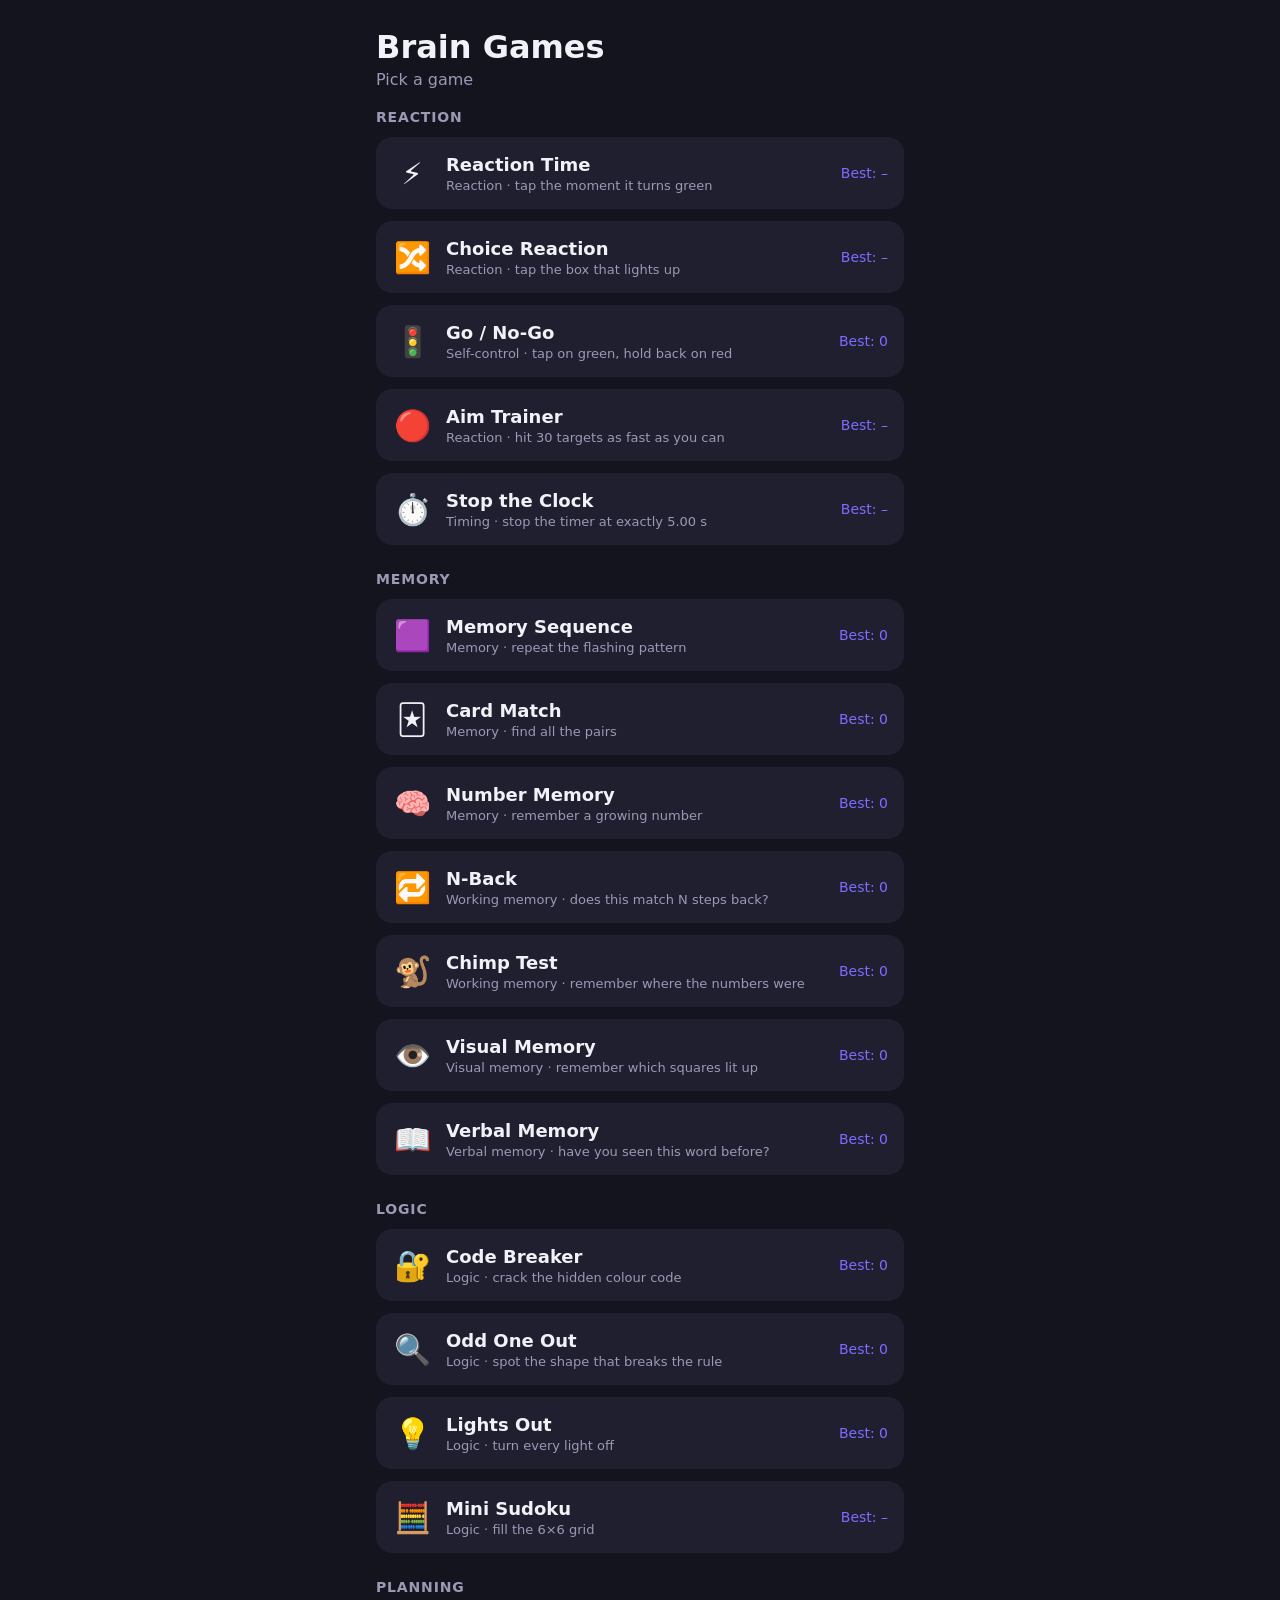
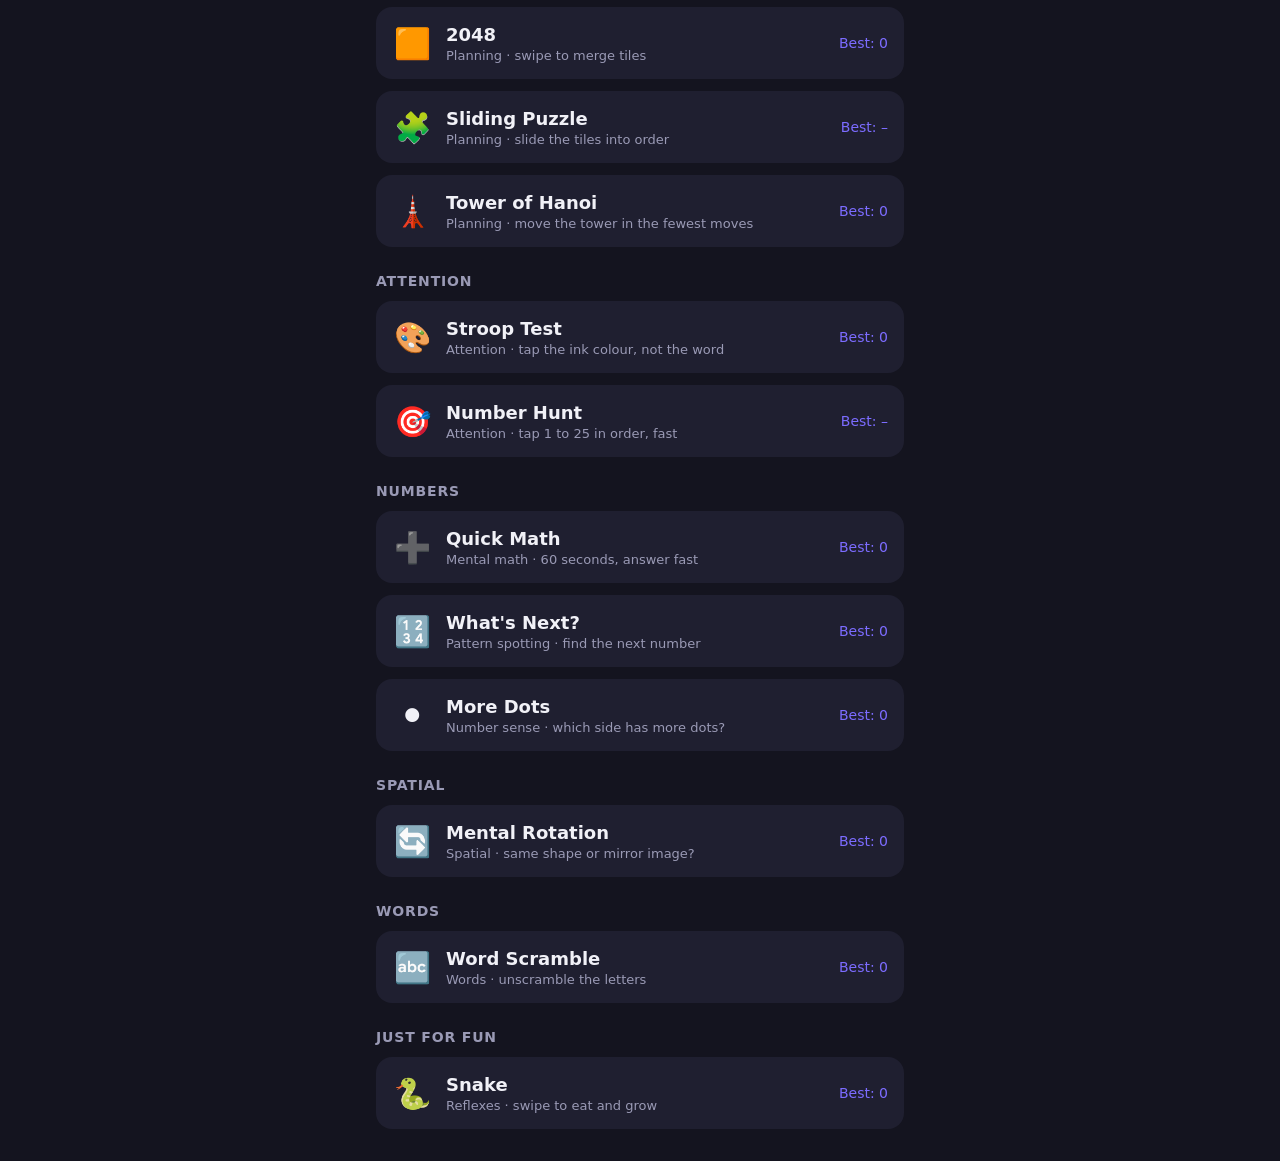
<file: index.html>
<!DOCTYPE html>
<html lang="en">
<head>
<meta charset="utf-8">
<meta name="viewport" content="width=device-width, initial-scale=1, viewport-fit=cover, user-scalable=no">
<title>Brain Games</title>
<meta name="theme-color" content="#14141f">
<meta name="description" content="Short puzzle games that exercise your memory, logic and mental math.">
<link rel="manifest" href="manifest.json">
<link rel="icon" href="icon.svg" type="image/svg+xml">
<link rel="apple-touch-icon" href="icon-180.png">
<meta name="apple-mobile-web-app-capable" content="yes">
<meta name="mobile-web-app-capable" content="yes">
<meta name="apple-mobile-web-app-title" content="Brain Games">
<meta name="apple-mobile-web-app-status-bar-style" content="black-translucent">
<link rel="stylesheet" href="style.css">
</head>
<body>
<div id="app"></div>

<!-- Each game registers itself. To add a game: create games/<name>.js, add a script line here, and add it to FILES in sw.js. -->
<script src="games/memory-sequence.js"></script>
<script src="games/quick-math.js"></script>
<script src="games/code-breaker.js"></script>
<script src="games/card-match.js"></script>
<script src="games/whats-next.js"></script>
<script src="games/odd-one-out.js"></script>
<script src="games/number-memory.js"></script>
<script src="games/n-back.js"></script>
<script src="games/lights-out.js"></script>
<script src="games/mini-sudoku.js"></script>
<script src="games/2048.js"></script>
<script src="games/sliding-puzzle.js"></script>
<script src="games/hanoi.js"></script>
<script src="games/stroop.js"></script>
<script src="games/number-hunt.js"></script>
<script src="games/more-dots.js"></script>
<script src="games/mental-rotation.js"></script>
<script src="games/word-scramble.js"></script>
<script src="games/reaction-time.js"></script>
<script src="games/choice-reaction.js"></script>
<script src="games/go-no-go.js"></script>
<script src="games/aim-trainer.js"></script>
<script src="games/stop-clock.js"></script>
<script src="games/chimp-test.js"></script>
<script src="games/visual-memory.js"></script>
<script src="games/verbal-memory.js"></script>
<script src="games/snake.js"></script>
<script src="norms.js"></script>
<script src="results.js"></script>
<script src="app.js"></script>
</body>
</html>
</file>
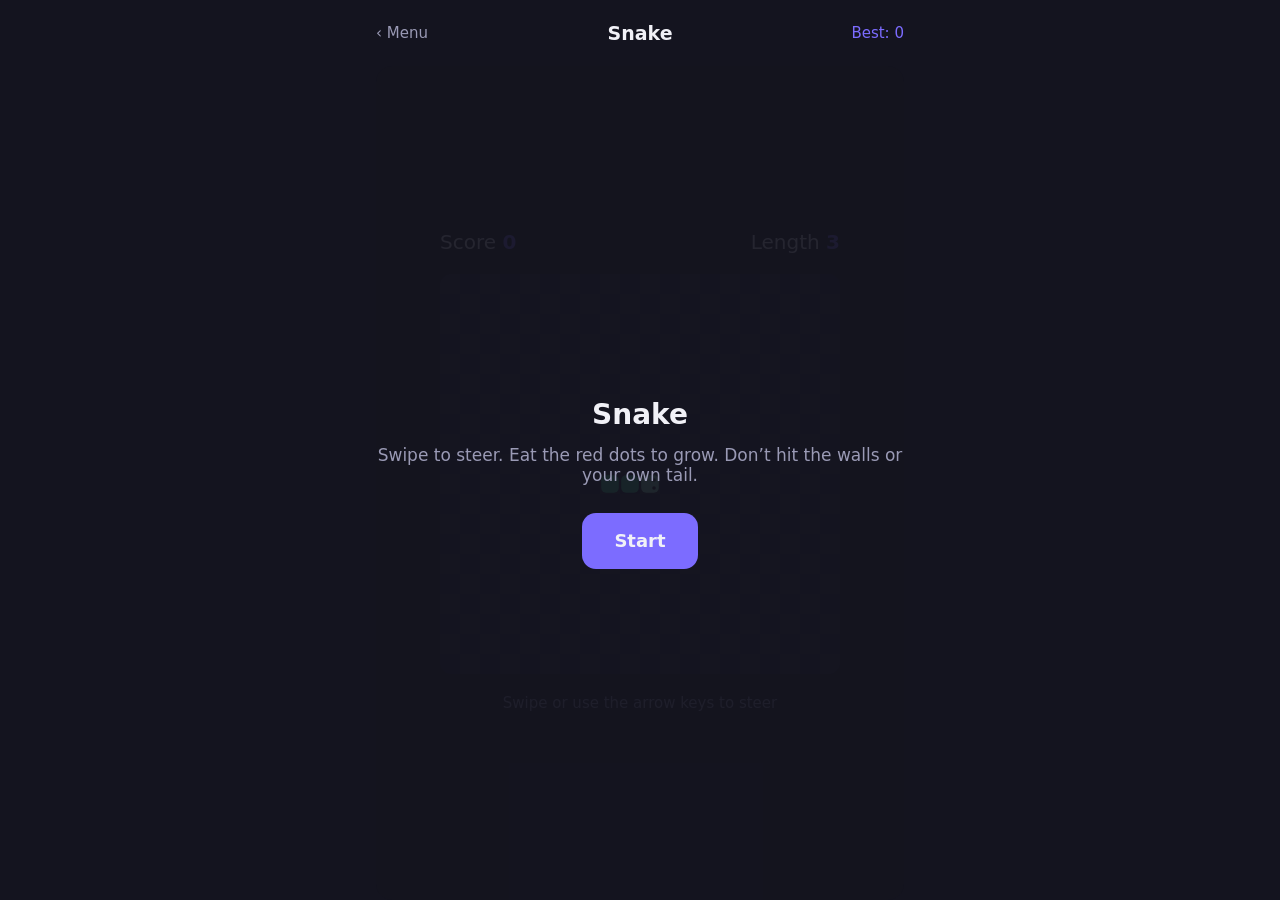
<file: snake.html>
<!DOCTYPE html>
<html lang="en">
<head>
<meta charset="utf-8">
<meta name="viewport" content="width=device-width, initial-scale=1">
<title>Snake – Brain Games</title>
<!-- Snake now lives inside the app. This page only forwards old bookmarks there. -->
<meta http-equiv="refresh" content="0; url=./#snake">
<script>location.replace('./#snake');</script>
<style>html, body { margin: 0; background: #14141f; color: #f1f1f7; font-family: -apple-system, system-ui, sans-serif; } a { color: #7c6cff; } p { padding: 24px; }</style>
</head>
<body>
<p>Snake has moved into Brain Games. <a href="./#snake">Open Snake</a></p>
</body>
</html>
</file>
<file: style.css>
:root {
  --bg: #14141f;
  --panel: #1f1f30;
  --panel-2: #2a2a40;
  --text: #f1f1f7;
  --muted: #9a9ab5;
  --accent: #7c6cff;
  --good: #3ddc97;
  --bad: #ff5d6c;
}
* { box-sizing: border-box; -webkit-tap-highlight-color: transparent; }
html, body {
  margin: 0; min-height: 100%; background: var(--bg); color: var(--text);
  font-family: -apple-system, system-ui, "Segoe UI", Roboto, sans-serif;
  touch-action: manipulation; overscroll-behavior: none;
  -webkit-user-select: none; user-select: none;
}
#app {
  min-height: 100vh; min-height: 100dvh; display: flex; flex-direction: column;
  padding: env(safe-area-inset-top) max(16px, env(safe-area-inset-right)) env(safe-area-inset-bottom) max(16px, env(safe-area-inset-left));
  max-width: 560px; margin: 0 auto;
}
a { color: inherit; text-decoration: none; }
button { font: inherit; color: inherit; }

/* Menu */
.top { padding: 28px 0 12px; }
.top h1 { margin: 0; font-size: 32px; }
.top p { margin: 4px 0 0; color: var(--muted); }
.menu { display: flex; flex-direction: column; gap: 12px; padding: 8px 0 32px; }
.card {
  display: flex; align-items: center; gap: 14px; padding: 16px;
  background: var(--panel); border-radius: 16px; min-height: 72px;
}
.card:active { background: var(--panel-2); }
.card .ico { font-size: 30px; width: 40px; text-align: center; }
.card .txt { flex: 1; display: flex; flex-direction: column; gap: 3px; }
.card .txt b { font-size: 18px; }
.card .txt small { color: var(--muted); font-size: 13px; }
.card .best { color: var(--accent); font-size: 14px; white-space: nowrap; }

/* Game screen */
.bar { display: flex; align-items: center; gap: 12px; padding: 14px 0; }
.bar h2 { flex: 1; margin: 0; font-size: 19px; text-align: center; }
.bar .back, .bar .best { min-width: 76px; font-size: 15px; color: var(--muted); }
.bar .back { padding: 10px 0; }
.bar .best { text-align: right; color: var(--accent); }
.stage { flex: 1; display: flex; flex-direction: column; align-items: center; justify-content: center; gap: 20px; padding-bottom: 24px; position: relative; }
.status { font-size: 20px; min-height: 28px; text-align: center; }
.status.go { color: var(--good); }

/* Overlay panel (game over etc) */
.panel {
  position: absolute; inset: 0; background: rgba(20, 20, 31, 0.92);
  display: flex; flex-direction: column; align-items: center; justify-content: center; gap: 14px; text-align: center;
  border-radius: 16px;
}
.panel.hidden { display: none; }
.panel h3 { margin: 0; font-size: 28px; }
.panel p { margin: 0; color: var(--muted); font-size: 17px; }
.panel .new { color: var(--good); font-weight: 600; }
.btn {
  background: var(--accent); border: 0; border-radius: 14px; padding: 16px 32px;
  font-size: 18px; font-weight: 600; min-height: 56px;
}
.btn:active { filter: brightness(0.85); }

/* Memory Sequence */
.grid3 {
  display: grid; grid-template-columns: repeat(3, 1fr); gap: 10px;
  width: min(92vw, 56vh, 420px); aspect-ratio: 1;
}
.tile {
  border: 0; border-radius: 16px; padding: 0;
  background: hsl(var(--h) 45% 26%);
  transition: background 0.08s, box-shadow 0.08s, transform 0.08s;
}
.tile.lit {
  background: hsl(var(--h) 95% 62%);
  box-shadow: 0 0 24px hsl(var(--h) 95% 62% / 0.7);
  transform: scale(0.96);
}
.tile.wrong { background: var(--bad); }

/* Quick Math */
.hud { display: flex; justify-content: space-between; width: min(92vw, 420px); font-size: 20px; font-variant-numeric: tabular-nums; }
.hud .time { color: var(--good); min-width: 64px; }
.hud .level { color: var(--muted); }
.hud .score { color: var(--accent); min-width: 64px; text-align: right; }
.qbar { width: min(92vw, 420px); height: 8px; background: var(--panel); border-radius: 4px; overflow: hidden; }
.qbar-fill { height: 100%; width: 100%; background: var(--good); transition: width 0.1s linear; }
.question { font-size: 52px; font-weight: 700; min-height: 64px; text-align: center; font-variant-numeric: tabular-nums; }
.answers { display: grid; grid-template-columns: 1fr 1fr; gap: 12px; width: min(92vw, 420px); }
.ans {
  background: var(--panel); border: 0; border-radius: 16px; min-height: 84px;
  font-size: 30px; font-weight: 600; font-variant-numeric: tabular-nums;
}
.ans:active { background: var(--panel-2); }
.ans.wrong { background: var(--bad); }
.ans.right { background: var(--good); color: #0b2a1d; }

/* Code Breaker */
.cb { display: flex; flex-direction: column; align-items: center; gap: 8px; width: min(92vw, 420px); }
.cb-legend { display: flex; align-items: center; gap: 6px; color: var(--muted); font-size: 13px; text-align: center; flex-wrap: wrap; justify-content: center; }
.cb-board { display: flex; flex-direction: column; gap: 3px; width: 100%; }
.cb-row { display: flex; align-items: center; justify-content: space-between; padding: 1px 10px; border-radius: 12px; border: 2px solid transparent; }
.cb-row.current { border-color: var(--accent); background: var(--panel); }
.cb-slots { display: flex; gap: 8px; }
.cb-slot, .cb-pick {
  width: min(9vw, 34px); aspect-ratio: 1; border-radius: 50%; padding: 0;
  border: 2px solid var(--panel-2); background: transparent; color: #14141f; font-size: 16px; line-height: 1;
}
.cb-slot.filled { border-color: transparent; }
.cb-slot:disabled { opacity: 1; }
.cb-palette { display: flex; gap: 10px; }
.cb-pick { width: min(12vw, 48px); border: 0; font-size: 20px; }
.cb-pick:active { transform: scale(0.92); }
.cb-pegs { display: grid; grid-template-columns: repeat(2, 12px); gap: 4px; }
.peg { display: inline-block; width: 12px; height: 12px; border-radius: 50%; background: var(--panel-2); box-sizing: border-box; }
.peg.black { background: #fff; }
.peg.white { background: transparent; border: 2px solid #fff; }
.cb-legend .peg { background: #fff; }
.cb-legend .peg.white { background: transparent; }
.cb-check { width: 100%; min-height: 48px; padding: 10px; }
.cb-check:disabled { background: var(--panel-2); color: var(--muted); }
.cb-answer { display: flex; gap: 8px; }
.cb-answer .cb-slot { width: 44px; }

/* Card Match */
.mgrid { display: grid; grid-template-columns: repeat(4, 1fr); gap: 8px; width: min(92vw, 56vh, 400px); aspect-ratio: 1; }
.mcard {
  border: 0; border-radius: 14px; padding: 0; background: var(--panel-2); color: var(--muted);
  font-size: clamp(24px, 9vw, 40px); line-height: 1; transition: background 0.1s, transform 0.1s;
}
.mcard:active { transform: scale(0.96); }
.mcard.up { background: var(--panel); color: var(--text); box-shadow: inset 0 0 0 2px var(--accent); }
.mcard.done { background: #1d3a2e; box-shadow: inset 0 0 0 2px var(--good); }

/* What's Next? */
.seq { display: flex; flex-wrap: wrap; justify-content: center; gap: 8px; width: min(92vw, 420px); }
.num {
  min-width: 52px; padding: 12px 8px; background: var(--panel); border-radius: 12px; text-align: center;
  font-size: 26px; font-weight: 700; font-variant-numeric: tabular-nums;
}
.num.q { background: var(--accent); }
.hud .lives { color: var(--bad); min-width: 64px; letter-spacing: 2px; }

/* Odd One Out */
.ngrid {
  --n: 3; display: grid; grid-template-columns: repeat(var(--n), 1fr); gap: 8px;
  width: min(92vw, 56vh, 400px); aspect-ratio: 1;
  font-size: calc(min(92vw, 56vh, 400px) / var(--n) * 0.5);
}
.oo-cell {
  background: var(--panel); border: 0; border-radius: 14px; padding: 0; font-size: inherit; line-height: 1;
  display: flex; align-items: center; justify-content: center; overflow: hidden;
}
.oo-cell:active { background: var(--panel-2); }
.oo-cell.wrong { background: var(--bad); }
.oo-cell.right { box-shadow: inset 0 0 0 3px var(--good); }
.oo-shape { display: block; line-height: 1; white-space: nowrap; pointer-events: none; }

/* Menu category headings */
.menu .cat { margin: 14px 0 0; font-size: 14px; font-weight: 600; letter-spacing: 0.06em; text-transform: uppercase; color: var(--muted); }
.menu .cat:first-child { margin-top: 0; }

/* Number Memory */
/* Number Memory */
.nm-len { color: var(--text); }
.nm-display {
  width: min(92vw, 420px); min-height: 124px; padding: 8px 10px; border-radius: 16px; background: var(--panel);
  display: flex; align-items: center; justify-content: center;
  font-size: 60px; font-weight: 700; line-height: 1.15; letter-spacing: 0.04em; text-align: center;
  font-variant-numeric: tabular-nums;
}
.nm-num { max-width: 100%; word-break: break-all; overflow-wrap: anywhere; text-wrap: balance; }
.nm-display.nm-shown { color: var(--text); }
.nm-display .nm-blank { color: var(--panel-2); }
.nm-display.nm-right { color: var(--good); box-shadow: inset 0 0 0 3px var(--good); }
.nm-display.nm-wrong { color: var(--bad); box-shadow: inset 0 0 0 3px var(--bad); animation: nm-shake 0.35s; }
@keyframes nm-shake { 0%, 100% { transform: none; } 25% { transform: translateX(-8px); } 75% { transform: translateX(8px); } }
.nm-status.nm-bad { color: var(--bad); }
.nm-pad { display: grid; grid-template-columns: repeat(3, 1fr); gap: 8px; width: min(92vw, 360px); }
.nm-key {
  min-height: 58px; border: 0; border-radius: 14px; background: var(--panel);
  font-size: 26px; font-weight: 600; font-variant-numeric: tabular-nums;
}
.nm-key:active { background: var(--panel-2); }
.nm-key:disabled { opacity: 0.4; }
.nm-key.nm-ok { background: var(--accent); font-size: 20px; }
.nm-key.nm-ok:disabled { background: var(--panel-2); color: var(--muted); opacity: 1; }
.nm-compare { display: flex; flex-direction: column; gap: 8px; width: min(88vw, 400px); }
.nm-row { display: flex; flex-direction: column; align-items: center; gap: 4px; }
.nm-label { color: var(--muted); font-size: 14px; }
.nm-digits { display: flex; flex-wrap: wrap; justify-content: center; gap: 3px; max-width: min(100%, var(--line, 100%)); }
.nm-d {
  width: var(--w, 24px); padding: 3px 0; border-radius: 6px; background: var(--panel);
  font-size: min(22px, var(--w, 24px)); font-weight: 700; font-variant-numeric: tabular-nums;
}
.nm-d.nm-x { background: var(--bad); color: #fff; text-decoration: underline wavy; text-underline-offset: 3px; }

/* N-Back */
/* N-Back */
.nb-n { color: var(--good); min-width: 64px; font-weight: 600; }
.nb-round { white-space: nowrap; }
.nb-grid {
  display: grid; grid-template-columns: repeat(3, 1fr); gap: 10px;
  width: min(92vw, 46vh, 360px); aspect-ratio: 1;
}
.nb-cell {
  border-radius: 16px; background: var(--panel);
  transition: background 0.08s, box-shadow 0.08s, transform 0.08s;
}
.nb-cell.lit {
  background: var(--accent); transform: scale(0.95);
  box-shadow: 0 0 24px rgba(124, 108, 255, 0.7), inset 0 0 0 4px rgba(255, 255, 255, 0.35);
}
.nb-cell.nb-miss { box-shadow: inset 0 0 0 4px var(--bad); }
.nb-status { font-size: 18px; }
.nb-status.nb-bad { color: var(--bad); }
.nb-match { width: min(92vw, 420px); min-height: 72px; font-size: 24px; transition: background 0.1s; }
.nb-match:disabled { background: var(--panel-2); color: var(--muted); }
.nb-match.hit { background: var(--good); color: #0b2a1d; }
.nb-match.fa { background: var(--bad); }
.nb-stop {
  min-height: 44px; padding: 10px 28px; border-radius: 12px; border: 2px solid var(--panel-2);
  background: transparent; color: var(--muted); font-size: 16px; font-weight: 600;
}
.nb-stop:active { background: var(--panel-2); }
.nb-stop.hidden { display: none; }
.nb-text { display: flex; flex-direction: column; gap: 8px; max-width: min(88vw, 380px); }
.nb-text .nb-stats { color: var(--text); }
.nb-text .nb-acc { color: var(--text); font-size: 24px; font-weight: 700; }
.nb-text .nb-up { color: var(--good); font-weight: 600; }
.nb-text .nb-how { color: var(--text); }
.nb-text .nb-sum { color: var(--accent); font-weight: 600; }

/* Lights Out */
/* Lights Out */
.lo-par { color: var(--text); }
.lo-taps { color: var(--accent); min-width: 64px; text-align: right; }
.lo-board {
  --n: 3; display: grid; grid-template-columns: repeat(var(--n), minmax(0, 1fr)); gap: 8px;
  width: min(92vw, 56vh, 400px); aspect-ratio: 1;
}
.lo-cell {
  position: relative; border: 0; border-radius: 14px; padding: 0;
  background: var(--panel); box-shadow: inset 0 0 0 2px var(--panel-2);
  transition: background 0.12s, box-shadow 0.12s, transform 0.08s;
}
.lo-cell:active { transform: scale(0.95); }
.lo-cell.on {
  background: radial-gradient(circle at 50% 45%, #c9c1ff 0%, #9d90ff 45%, var(--accent) 100%);
  box-shadow: 0 0 18px rgba(124, 108, 255, 0.75), inset 0 0 0 2px #d9d3ff;
}
/* A bright bulb dot on lit cells, so lit vs dark isn't told by colour alone. */
.lo-cell.on::after {
  content: ''; position: absolute; left: 50%; top: 50%; width: 24%; aspect-ratio: 1;
  border-radius: 50%; background: #fff; transform: translate(-50%, -50%);
  box-shadow: 0 0 10px 2px rgba(255, 255, 255, 0.8);
}
.lo-board.lo-idle .lo-cell.on { box-shadow: inset 0 0 0 2px #d9d3ff; }
.lo-status { font-size: 17px; color: var(--muted); }
.lo-status.go { color: var(--good); font-weight: 600; }
.lo-actions { display: flex; gap: 12px; width: min(92vw, 400px); }
.lo-actions .btn { flex: 1; padding: 12px; background: var(--panel-2); }
.lo-actions .lo-sure { background: var(--bad); }

/* Mini Sudoku */
/* Mini Sudoku */
.ms-left { color: var(--muted); }
.ms-grid { display: grid; grid-template-columns: repeat(2, minmax(0, 1fr)); gap: 8px; width: min(92vw, 54vh, 400px); }
.ms-box { display: grid; grid-template-columns: repeat(3, minmax(0, 1fr)); gap: 2px; }
.ms-cell {
  aspect-ratio: 1; min-width: 0; border: 0; border-radius: 8px; padding: 0; background: var(--panel);
  color: #a99cff; font-size: min(7.5vw, 4.4vh, 30px); font-weight: 500; line-height: 1;
  font-variant-numeric: tabular-nums; transition: background 0.1s;
}
.ms-cell.given { color: var(--text); font-weight: 800; }
.ms-cell.peer { background: var(--panel-2); }
.ms-cell.same { background: #3a3470; }
.ms-cell.sel { background: #3a3470; box-shadow: inset 0 0 0 3px var(--accent); }
/* Clashes: red digit plus a dashed outline, so it isn't colour alone. */
.ms-cell.bad { color: var(--bad); outline: 2px dashed var(--bad); outline-offset: -5px; }
.ms-grid.solved .ms-cell { background: #1d3a2e; color: var(--good); }
.ms-pad { display: grid; grid-template-columns: repeat(7, minmax(0, 1fr)); gap: 6px; width: min(92vw, 400px); }
.ms-key {
  min-height: 56px; border: 0; border-radius: 12px; padding: 0; background: var(--panel-2);
  font-size: 24px; font-weight: 700; font-variant-numeric: tabular-nums;
}
.ms-key:active { background: var(--accent); }
.ms-key.full { opacity: 0.4; }
.ms-erase { color: var(--bad); }

/* 2048 */
/* 2048 */
.g2048-hud, .g2048-board { --size: min(calc(100vw - 32px), 56vh, 400px); width: var(--size); }
.g2048-hud b { font-weight: 700; color: var(--accent); }
.g2048-top { color: var(--muted); }
.g2048-top b { color: var(--text); }
.g2048-board {
  --gap: calc(var(--size) * 0.03);
  --cell: calc((var(--size) - 5 * var(--gap)) / 4);
  position: relative; flex: none; height: var(--size);
  background: var(--panel); border-radius: 16px; touch-action: none; overflow: hidden;
}
.g2048-cell, .g2048-tile {
  position: absolute; left: 0; top: 0; width: var(--cell); height: var(--cell);
  transform: translate(calc(var(--gap) + var(--c) * (var(--cell) + var(--gap))), calc(var(--gap) + var(--r) * (var(--cell) + var(--gap))));
}
.g2048-cell { background: var(--panel-2); border-radius: 10px; }
.g2048-tile { transition: transform 0.11s ease-out; }
.g2048-face {
  display: flex; align-items: center; justify-content: center; width: 100%; height: 100%;
  border-radius: 10px; font-weight: 800; line-height: 1; font-variant-numeric: tabular-nums;
  font-size: calc(var(--cell) * 0.46); letter-spacing: -0.02em;
}
.g2048-d3 { font-size: calc(var(--cell) * 0.38); }
.g2048-d4 { font-size: calc(var(--cell) * 0.3); }
.g2048-d5 { font-size: calc(var(--cell) * 0.24); }
.g2048-v2 { background: #4a4a70; color: #f1f1f7; }
.g2048-v4 { background: #6a5fb0; color: #fff; }
.g2048-v8 { background: #f6a052; color: #2b1500; }
.g2048-v16 { background: #f47a4a; color: #2b0d00; }
.g2048-v32 { background: #f25a5a; color: #2b0000; }
.g2048-v64 { background: #d93250; color: #fff; }
.g2048-v128 { background: #f5d36a; color: #2b2200; box-shadow: 0 0 10px rgba(245, 211, 106, 0.35); }
.g2048-v256 { background: #e6b422; color: #2b2200; box-shadow: 0 0 12px rgba(230, 180, 34, 0.45); }
.g2048-v512 { background: #c2dc4a; color: #1c2600; box-shadow: 0 0 12px rgba(194, 220, 74, 0.45); }
.g2048-v1024 { background: #3ddc97; color: #062619; box-shadow: 0 0 14px rgba(61, 220, 151, 0.5); }
.g2048-v2048 { background: #4dabf7; color: #04192b; box-shadow: 0 0 18px rgba(77, 171, 247, 0.7); }
.g2048-v4096 { background: #9c6cff; color: #140a33; box-shadow: 0 0 18px rgba(156, 108, 255, 0.7); }
.g2048-v8192 { background: #e05cd6; color: #2a0628; box-shadow: 0 0 18px rgba(224, 92, 214, 0.7); }
.g2048-v16384 { background: #ff9fb8; color: #2e0612; box-shadow: 0 0 18px rgba(255, 159, 184, 0.7); }
.g2048-vbig { background: #f1f1f7; color: #14141f; box-shadow: 0 0 18px rgba(241, 241, 247, 0.6); }
.g2048-born { animation: g2048-born 0.16s ease-out; }
.g2048-merged { animation: g2048-merged 0.16s ease-out; }
@keyframes g2048-born { from { transform: scale(0.2); opacity: 0; } }
@keyframes g2048-merged { 50% { transform: scale(1.14); } }
.g2048-restart { background: var(--panel); color: var(--text); min-height: 48px; padding: 10px 28px; font-size: 16px; flex: none; }
.g2048-restart.g2048-confirm { background: var(--bad); color: #fff; }

/* Sliding Puzzle */
/* Sliding Puzzle */
.slide-hud, .slide-board { --size: min(calc(100vw - 32px), 56vh, 400px); width: var(--size); }
.slide-moves { color: var(--muted); }
.slide-moves b { color: var(--accent); font-weight: 700; }
.slide-time { color: var(--good); }
.slide-board {
  --gap: calc(var(--size) * 0.03);
  --cell: calc((var(--size) - 4 * var(--gap)) / 3);
  position: relative; flex: none; height: var(--size);
  background: var(--panel); border-radius: 16px;
}
.slide-tile {
  position: absolute; left: 0; top: 0; width: var(--cell); height: var(--cell);
  transform: translate(calc(var(--gap) + var(--c) * (var(--cell) + var(--gap))), calc(var(--gap) + var(--r) * (var(--cell) + var(--gap))));
  transition: transform 0.12s ease-out, background 0.2s, box-shadow 0.2s;
  border: 0; border-radius: 14px; padding: 0; background: var(--panel-2); color: var(--text);
  font-size: calc(var(--cell) * 0.42); font-weight: 700; line-height: 1; font-variant-numeric: tabular-nums;
}
.slide-tile:active { filter: brightness(1.15); }
.slide-tile.slide-home { background: #263a37; box-shadow: inset 0 0 0 2px rgba(61, 220, 151, 0.55); }
.slide-tile.slide-nope { animation: slide-nope 0.25s; }
@keyframes slide-nope {
  25% { margin-left: -4px; }
  75% { margin-left: 4px; }
}
.slide-note { margin: -6px 0 0; font-size: 14px; color: var(--muted); text-align: center; }

/* Tower of Hanoi */
/* Tower of Hanoi */
.hanoi-hud, .hanoi-board { width: min(100%, 420px); }
.hanoi-level { color: var(--muted); }
.hanoi-total b { color: var(--accent); font-weight: 700; }
.hanoi-info { margin: 0; color: var(--muted); font-size: 16px; font-variant-numeric: tabular-nums; }
.hanoi-info b { color: var(--text); }
.hanoi-board { display: grid; grid-template-columns: repeat(3, 1fr); gap: 6px; }
.hanoi-peg {
  display: flex; flex-direction: column; align-items: center; height: 244px; padding: 4px 0 0;
  border: 0; border-radius: 14px; background: var(--panel); transition: background 0.15s, box-shadow 0.15s;
}
.hanoi-peg.hanoi-sel { box-shadow: inset 0 0 0 2px var(--accent); }
.hanoi-peg.hanoi-bad { background: rgba(255, 93, 108, 0.22); box-shadow: inset 0 0 0 2px var(--bad); }
.hanoi-hand { display: flex; align-items: center; justify-content: center; width: 100%; height: 36px; flex: none; }
.hanoi-pole {
  position: relative; flex: 1; width: 100%; display: flex; flex-direction: column-reverse; align-items: center; gap: 3px;
}
.hanoi-pole::before {
  content: ''; position: absolute; left: 50%; top: 14px; bottom: 0; width: 8px; margin-left: -4px;
  background: var(--panel-2); border-radius: 4px 4px 0 0;
}
.hanoi-bad .hanoi-pole::before { background: var(--bad); }
.hanoi-base { width: 94%; height: 8px; flex: none; border-radius: 4px; background: var(--panel-2); }
.hanoi-tag { height: 24px; flex: none; font-size: 13px; line-height: 24px; color: var(--muted); }
.hanoi-peg:last-child .hanoi-tag { color: var(--good); font-weight: 600; }
.hanoi-peg:last-child .hanoi-base { background: rgba(61, 220, 151, 0.45); }
.hanoi-disc {
  position: relative; display: flex; align-items: center; justify-content: center; height: 22px; flex: none;
  border-radius: 11px; color: #14141f; font-size: 13px; font-weight: 700; line-height: 1;
  box-shadow: inset 0 -3px 0 rgba(0, 0, 0, 0.18);
}
.hanoi-disc.hanoi-lifted { box-shadow: 0 0 0 2px var(--text), 0 6px 14px rgba(124, 108, 255, 0.6); animation: hanoi-lift 0.12s ease-out; }
.hanoi-disc.hanoi-lifted.hanoi-bad { box-shadow: 0 0 0 3px var(--bad); animation: hanoi-shake 0.3s; }
@keyframes hanoi-lift { from { transform: translateY(16px); } }
@keyframes hanoi-shake { 25% { transform: translateX(-5px); } 75% { transform: translateX(5px); } }
.hanoi-msg { margin: 0; min-height: 20px; font-size: 15px; color: var(--bad); text-align: center; }
.hanoi-restart { background: var(--panel); color: var(--text); min-height: 48px; padding: 10px 28px; font-size: 16px; }
.hanoi-restart:disabled { color: var(--muted); }
.panel .hanoi-sub { color: var(--text); font-size: 16px; }
.panel .hanoi-sub:empty { display: none; }

/* Stroop Test */
/* Stroop Test */
.st-show { display: flex; flex-direction: column; align-items: center; gap: 8px; width: min(92vw, 420px); }
.st-cue {
  height: 32px; padding: 0 16px; border-radius: 16px; display: flex; align-items: center; gap: 6px;
  font-size: 16px; font-weight: 800; letter-spacing: 0.14em;
  background: var(--text); color: var(--bg); border: 2px solid var(--text);
}
.st-cue::before { content: ''; width: 10px; height: 10px; border-radius: 50%; background: var(--bg); }
.st-cue.st-cue-word { background: transparent; color: var(--text); border-style: dashed; font-style: italic; }
.st-cue.st-cue-word::before { content: 'Aa'; width: auto; height: auto; background: none; font-style: normal; letter-spacing: 0; }
.st-cue.st-off { visibility: hidden; }
.st-word {
  font-size: clamp(48px, 17vw, 72px); font-weight: 800; letter-spacing: 0.03em; line-height: 1.1;
  min-height: 80px; display: flex; align-items: center;
}
.st-word.st-pop { animation: st-pop 0.14s ease-out; }
.st-word.st-shake { animation: st-shake 0.3s ease-in-out; }
@keyframes st-pop { from { transform: scale(0.9); } to { transform: none; } }
@keyframes st-shake { 25% { transform: translateX(-8px); } 75% { transform: translateX(8px); } }
.st-note { min-height: 20px; font-size: 15px; color: var(--accent); text-align: center; font-weight: 600; white-space: nowrap; }
.st-answers { display: grid; grid-template-columns: 1fr 1fr; gap: 12px; width: min(92vw, 420px); }
.st-ans {
  position: relative; border: 0; border-radius: 16px; min-height: 84px; padding: 0;
  background: var(--sw); color: #15151f; font-size: 21px; font-weight: 800; letter-spacing: 0.06em;
  transition: opacity 0.12s, transform 0.08s;
}
.st-ans:active { transform: scale(0.96); }
.st-answers.st-reveal .st-ans { opacity: 0.22; }
.st-answers.st-reveal .st-ans.right { opacity: 1; box-shadow: 0 0 0 3px var(--bg), 0 0 0 7px var(--good); }
.st-answers.st-reveal .st-ans.wrong { opacity: 0.7; box-shadow: 0 0 0 3px var(--bg), 0 0 0 7px var(--bad); }
.st-ans.right::after, .st-ans.wrong::after {
  position: absolute; top: -10px; right: -10px; width: 30px; height: 30px; border-radius: 50%;
  display: flex; align-items: center; justify-content: center; font-size: 18px; letter-spacing: 0;
}
.st-ans.right::after { content: '✓'; background: var(--good); color: #0b2a1d; }
.st-ans.wrong::after { content: '✗'; background: var(--bad); color: #fff; }

/* Number Hunt */
/* Number Hunt */
.nh-hud { align-items: baseline; width: min(92vw, 56vh, 400px); }
.nh-find { font-size: 26px; font-weight: 700; color: var(--accent); }
.nh-time { font-size: 24px; font-weight: 600; color: var(--good); min-width: 80px; text-align: right; }
.nh-grid {
  display: grid; grid-template-columns: repeat(5, 1fr); gap: 6px;
  width: min(92vw, 56vh, 400px); aspect-ratio: 1;
}
.nh-cell {
  border: 0; border-radius: 12px; padding: 0; background: var(--panel-2); color: var(--text);
  font-size: calc(min(92vw, 56vh, 400px) / 5 * 0.46); font-weight: 700; font-variant-numeric: tabular-nums; line-height: 1;
  transition: background 0.12s, opacity 0.12s, transform 0.06s;
}
.nh-cell:active { transform: scale(0.94); }
.nh-cell:disabled { opacity: 1; color: var(--text); }
.nh-cell.done { background: var(--panel); color: var(--muted); opacity: 0.35; }
.nh-cell.wrong { background: var(--bad); color: #fff; transition: none; }
.nh-msg { min-height: 22px; font-size: 16px; color: var(--bad); text-align: center; }

/* More Dots */
/* More Dots */
.md-ask { font-size: 18px; color: var(--muted); text-align: center; min-height: 24px; }
.md-pair { display: flex; gap: 12px; width: min(92vw, 420px, 64vh); }
.md-box {
  flex: 1; position: relative; aspect-ratio: 100 / 140; padding: 0; border: 0; border-radius: 16px;
  background: var(--panel); transition: box-shadow 0.1s, transform 0.08s;
}
.md-box:active { transform: scale(0.98); }
.md-box svg { display: block; width: 100%; height: 100%; pointer-events: none; }
.md-box circle { fill: #ececf6; }
.md-box.right { box-shadow: inset 0 0 0 4px var(--good), 0 0 18px rgba(61, 220, 151, 0.45); }
.md-box.wrong { box-shadow: inset 0 0 0 4px var(--bad); }
.md-box.wrong circle { fill: #8d8da6; }
.md-tag {
  position: absolute; left: 50%; bottom: 10px; transform: translateX(-50%);
  padding: 4px 12px; border-radius: 12px; font-size: 18px; font-weight: 700; white-space: nowrap;
}
.md-tag:empty { display: none; }
.md-box.right .md-tag { background: var(--good); color: #0b2a1d; }
.md-box.wrong .md-tag { background: var(--bad); color: #fff; }

/* Mental Rotation */
/* Mental Rotation */
.mr-pair { display: flex; gap: 12px; width: min(92vw, 420px); }
.mr-box { flex: 1; aspect-ratio: 1; background: var(--panel); border-radius: 16px; overflow: hidden; }
.mr-shape { display: block; width: 100%; height: 100%; }
.mr-sq { fill: var(--accent); stroke: #b9b0ff; stroke-width: 0.04; }
.mr-status { font-size: 17px; }
.mr-status.mr-miss { color: var(--bad); }
.mr-ans { font-size: 24px; }

/* Word Scramble */
/* Word Scramble */
.ws-slots, .ws-tiles {
  --n: 4; display: grid; grid-template-columns: repeat(var(--n), 1fr); gap: 7px; align-items: center;
  width: min(92vw, 420px, calc(var(--n) * 70px));
  min-height: 64px; /* rows keep their height as words get longer, so the layout doesn't jump */
}
.ws-slot, .ws-tile {
  aspect-ratio: 1; border: 0; border-radius: 12px; padding: 0; min-height: 44px;
  font-size: clamp(22px, 7vw, 30px); font-weight: 700; text-transform: uppercase; line-height: 1;
}
.ws-tile { background: var(--accent); box-shadow: 0 4px 0 rgba(0, 0, 0, 0.35); }
.ws-tile:active { transform: translateY(2px); box-shadow: 0 2px 0 rgba(0, 0, 0, 0.35); }
.ws-tile.used { background: transparent; box-shadow: inset 0 0 0 2px var(--panel); }
.ws-slot { background: var(--panel); box-shadow: inset 0 -4px 0 var(--panel-2); }
.ws-slot.filled { background: var(--panel-2); box-shadow: inset 0 -4px 0 var(--accent); }
.ws-slot.right { background: var(--good); color: #0b2a1d; box-shadow: none; }
.ws-slot.wrong { background: var(--bad); color: #fff; box-shadow: none; }
.ws-slot.reveal { background: var(--panel); color: var(--text); box-shadow: inset 0 0 0 2px var(--muted); }
.ws-shake { animation: ws-shake 0.35s; }
@keyframes ws-shake { 0%, 100% { transform: none; } 25% { transform: translateX(-9px); } 75% { transform: translateX(9px); } }
.ws-status { font-size: 18px; }
.ws-status.ws-bad { color: var(--bad); }
.ws-actions { display: grid; grid-template-columns: 1fr 1fr; gap: 12px; width: min(92vw, 420px); }
.ws-act {
  min-height: 52px; border: 0; border-radius: 14px; background: var(--panel);
  font-size: 18px; font-weight: 600;
}
.ws-act:active { background: var(--panel-2); }

/* End panels can scroll if a results chart makes them taller than the screen */
.panel { overflow-y: auto; justify-content: flex-start; padding: 16px 0; }
.panel > :first-child { margin-top: auto; }
.panel > :last-child { margin-bottom: auto; }

/* Results chart (results.js) */
.rc { width: min(88vw, 360px); display: flex; flex-direction: column; gap: 4px; text-align: center; }
.panel .rc p { margin: 0; }
.panel .rc .rc-head { font-size: 18px; font-weight: 700; color: var(--text); }
.panel .rc .rc-sub { font-size: 13px; color: var(--muted); }
.panel .rc .rc-src { font-size: 11px; color: var(--muted); line-height: 1.35; }
.rc-svg { width: 100%; height: auto; display: block; margin: 4px 0 2px; overflow: visible; }
.rc-axis { stroke: #3a3a55; stroke-width: 1; }
.rc-area { fill: #a3a3c8; fill-opacity: 0.14; }
.rc-curve { fill: none; stroke: #a3a3c8; stroke-width: 2; stroke-linejoin: round; stroke-linecap: round; }
.rc-col { fill: #4b4b6e; }
.rc-col-you { fill: var(--accent); }
.rc-avg { stroke: #8a8aa8; stroke-width: 1; }
.rc-you { stroke: var(--accent); stroke-width: 2; }
.rc-you-dot { fill: var(--accent); stroke: #14141f; stroke-width: 2; }
.rc-svg text { font-family: inherit; }
.rc-tick { fill: var(--muted); font-size: 11px; }
.rc-note { fill: var(--muted); font-size: 11px; }
.rc-you-label { fill: var(--text); font-size: 12px; font-weight: 700; }
.rc-tip { fill: var(--text); font-size: 12px; font-weight: 600; }
.rc-hit { fill: transparent; cursor: pointer; }

/* Snake (in-app) */
.snake-hud { width: min(92vw, 56vh, 400px); }
.snake-hud b { font-weight: 700; color: var(--accent); }
.snake-board {
  width: min(92vw, 56vh, 400px); aspect-ratio: 1; border-radius: 12px; overflow: hidden;
  background: var(--panel); touch-action: none;
}
.snake-canvas { display: block; width: 100%; height: 100%; }
.snake-hint { margin: 0; color: var(--muted); font-size: 15px; text-align: center; }

/* Reaction Time */
/* Reaction Time */
.rt-hud { font-size: 18px; }
.rt-try { color: var(--muted); }
.rt-avg { color: var(--accent); }
/* No colour transitions here: the green must appear in a single frame for the timing to be fair. */
.rt-box {
  width: 100%; max-width: 420px; height: min(58vh, 460px); flex: none;
  display: flex; flex-direction: column; align-items: center; justify-content: center; gap: 12px;
  border: 0; border-radius: 20px; padding: 16px; background: var(--panel); color: var(--text);
  touch-action: none; -webkit-touch-callout: none;
}
.rt-big { font-size: 36px; font-weight: 800; line-height: 1.1; font-variant-numeric: tabular-nums; }
.rt-small { font-size: 18px; opacity: 0.85; min-height: 22px; }
.rt-box.rt-wait { background: #c62f45; color: #fff; }
.rt-box.rt-go { background: var(--good); color: #0b2a1d; }
.rt-box.rt-go .rt-big { font-size: 72px; letter-spacing: 0.04em; }
.rt-box.rt-result .rt-big { font-size: 60px; }
.rt-box.rt-early { box-shadow: inset 0 0 0 4px var(--bad); }
.rt-box.rt-early .rt-big { color: var(--bad); }
.rt-box.rt-idle .rt-big { color: var(--muted); font-size: 28px; }
.rt-tries { display: flex; gap: 8px; width: 100%; max-width: 420px; }
.rt-chip {
  flex: 1; padding: 6px 0; border-radius: 10px; background: var(--panel); color: var(--muted);
  font-size: 16px; font-weight: 600; text-align: center; font-variant-numeric: tabular-nums;
}
.rt-chip.rt-done { color: var(--text); background: var(--panel-2); }
.rt-chip.rt-cur { box-shadow: inset 0 0 0 2px var(--accent); }
.rt-panel.rt-over .result { color: var(--text); font-size: 22px; font-weight: 700; }
.panel .rt-detail { font-size: 15px; max-width: 340px; }
.rt-panel .new:empty, .rt-panel .rt-detail:empty { display: none; }

/* Choice Reaction */
/* Choice Reaction */
.cr-hud { font-size: 17px; }
.cr-trial { color: var(--muted); }
.cr-avg { color: var(--accent); }
.cr-err { color: var(--bad); }
.cr-grid {
  display: grid; grid-template-columns: 1fr 1fr; gap: 12px;
  width: min(92vw, 54vh, 400px); aspect-ratio: 1; flex: none;
}
/* No transitions: a box must light up in a single frame for the timing to be fair. */
.cr-box {
  border: 0; border-radius: 18px; padding: 0; background: var(--panel); color: var(--text);
  box-shadow: inset 0 0 0 2px var(--panel-2);
  font-size: 28px; font-weight: 800; letter-spacing: 0.06em; font-variant-numeric: tabular-nums;
  touch-action: none; -webkit-touch-callout: none;
}
.cr-box.cr-lit { background: #9d90ff; color: #14141f; box-shadow: 0 0 26px rgba(157, 144, 255, 0.75), inset 0 0 0 4px #e3deff; }
.cr-box.cr-right { background: var(--good); color: #0b2a1d; box-shadow: none; letter-spacing: 0; }
.cr-box.cr-wrong { background: var(--bad); color: #fff; box-shadow: none; font-size: 40px; }
.cr-status { font-size: 19px; min-height: 26px; color: var(--muted); }
.cr-status.cr-good { color: var(--good); font-weight: 700; }
.cr-status.cr-bad { color: var(--bad); font-weight: 600; }
.cr-panel.cr-over .result { color: var(--text); font-size: 22px; font-weight: 700; }
.panel .cr-detail { font-size: 15px; max-width: 320px; }
.cr-panel .new:empty, .cr-panel .cr-detail:empty { display: none; }

/* Go / No-Go */
/* Go / No-Go */
.gng-hud { font-size: 18px; }
.gng-trial { color: var(--muted); }
.gng-points { color: var(--accent); font-weight: 600; }
.gng-area {
  width: 100%; max-width: 420px; height: min(56vh, 440px); flex: none;
  display: flex; align-items: center; justify-content: center;
  border: 0; border-radius: 20px; padding: 0; background: var(--panel);
  box-shadow: inset 0 0 0 2px var(--panel-2);
  touch-action: none; -webkit-touch-callout: none;
}
.gng-area.gng-oops { background: #3a1f2a; box-shadow: inset 0 0 0 4px var(--bad); }
/* No transitions: the circle must appear and vanish in a single frame. */
.gng-dot {
  position: relative; width: min(58vw, 34vh, 240px); aspect-ratio: 1; border-radius: 50%;
  visibility: hidden; pointer-events: none;
}
.gng-dot.gng-go { visibility: visible; background: var(--good); box-shadow: 0 0 30px rgba(61, 220, 151, 0.45); }
/* red = a "no entry" sign: a white bar across it, so it isn't told apart by colour alone */
.gng-dot.gng-stop { visibility: visible; background: #e5394d; box-shadow: 0 0 30px rgba(229, 57, 77, 0.45); }
.gng-dot.gng-stop::after {
  content: ''; position: absolute; left: 18%; right: 18%; top: 50%; height: 18%;
  transform: translateY(-50%); border-radius: 8px; background: #fff;
}
.gng-dot.gng-hit { box-shadow: 0 0 0 10px rgba(255, 255, 255, 0.55); }
.gng-status { font-size: 19px; min-height: 26px; color: var(--muted); }
.gng-status.gng-good { color: var(--good); font-weight: 700; }
.gng-status.gng-bad { color: var(--bad); font-weight: 600; }
.gng-panel.gng-over .result { color: var(--text); font-size: 22px; font-weight: 700; }
.panel .gng-detail { font-size: 15px; max-width: 330px; }
.gng-panel .new:empty, .gng-panel .gng-detail:empty { display: none; }

/* Aim Trainer */
/* Aim Trainer */
.aim-hud { font-size: 18px; }
.aim-left { color: var(--text); font-weight: 600; font-variant-numeric: tabular-nums; }
.aim-missed { color: var(--muted); font-variant-numeric: tabular-nums; }
.aim-area {
  position: relative; width: 100%; max-width: 420px; flex: 1 1 0; min-height: 260px; max-height: 640px;
  border-radius: 20px; background: var(--panel); box-shadow: inset 0 0 0 2px var(--panel-2);
  overflow: hidden; touch-action: none; -webkit-touch-callout: none;
}
.aim-hint {
  position: absolute; left: 0; right: 0; top: calc(50% - 84px); margin: 0;
  text-align: center; font-size: 18px; color: var(--muted); pointer-events: none;
}
/* The play area handles taps (with a little finger slop), so the target itself ignores pointers.
   No pop-in animation: the target is full size in the frame it appears. */
.aim-target {
  position: absolute; left: 0; top: 0; width: 64px; height: 64px; padding: 0; border: 0; border-radius: 50%;
  background: radial-gradient(circle, #fff 0 17%, #ff5d6c 18% 41%, #fff 42% 64%, #ff5d6c 65% 100%);
  box-shadow: 0 0 0 2px rgba(255, 255, 255, 0.25), 0 4px 14px rgba(0, 0, 0, 0.45);
  pointer-events: none;
}
.aim-target[hidden] { display: none; }
.aim-miss {
  position: absolute; width: 28px; height: 28px; margin: -14px 0 0 -14px; border-radius: 50%;
  border: 2px solid var(--muted); pointer-events: none; animation: aim-miss 0.4s ease-out forwards;
}
@keyframes aim-miss { from { transform: scale(0.4); opacity: 1; } to { transform: scale(1.3); opacity: 0; } }
/* the HUD sits right at the top of the stage: square corners so it doesn't peek through */
.aim-panel { border-radius: 0; }
.aim-panel.aim-over .result { color: var(--text); font-size: 21px; font-weight: 700; }
.panel .aim-detail { font-size: 15px; max-width: 330px; }
.aim-panel .new:empty, .aim-panel .aim-detail:empty { display: none; }

/* Stop the Clock */
/* Stop the Clock */
.sc-hud { font-size: 18px; }
.sc-round { color: var(--muted); }
.sc-avg { color: var(--accent); font-variant-numeric: tabular-nums; }
.sc-goal { margin: 0; font-size: 18px; color: var(--muted); text-align: center; }
.sc-goal b { color: var(--text); }
.sc-face {
  display: flex; align-items: baseline; justify-content: center; gap: 6px;
  width: min(92vw, 420px); padding: 18px 0; border-radius: 20px; background: var(--panel);
  font-variant-numeric: tabular-nums;
}
.sc-time { font-size: 88px; font-weight: 800; line-height: 1; letter-spacing: 0.02em; }
.sc-unit { font-size: 28px; font-weight: 700; color: var(--muted); }
.sc-face.sc-hidden .sc-time { color: var(--muted); }
.sc-face.sc-result .sc-time { color: var(--accent); }
.sc-face.sc-good { box-shadow: inset 0 0 0 3px var(--good); }
.sc-face.sc-good .sc-time { color: var(--good); }
.sc-msg { margin: 0; min-height: 48px; max-width: min(92vw, 400px); font-size: 19px; text-align: center; color: var(--text); }
.sc-btn {
  width: min(92vw, 420px); min-height: 104px; border: 0; border-radius: 22px; padding: 0;
  font-size: 30px; font-weight: 800; letter-spacing: 0.03em;
  touch-action: none; -webkit-touch-callout: none;
}
.sc-btn.sc-start { background: var(--accent); color: #fff; }
.sc-btn.sc-stop { background: #e5394d; color: #fff; }
.sc-btn.sc-wait { opacity: 0.4; }
.sc-btn:active { filter: brightness(0.9); }
.sc-panel.sc-over .result { color: var(--text); font-size: 22px; font-weight: 700; }
.panel .sc-detail { font-size: 15px; max-width: 340px; }
.sc-panel .new:empty, .sc-panel .sc-detail:empty { display: none; }

/* Chimp Test */
/* Chimp Test */
.ct-wrap { display: flex; flex-direction: column; align-items: center; gap: 12px; }
.ct-hud { font-size: 18px; width: 100%; }
.ct-count { color: var(--text); }
.ct-strikes { color: var(--muted); }
/* 5 × 8 square cells, as big as fit the screen (minus top bar, HUD and margins) */
.ct-board {
  --ct-gap: 6px;
  --ct-cell: min(calc((100vw - 32px - 4 * var(--ct-gap)) / 5), calc((100dvh - 150px - 7 * var(--ct-gap)) / 8), 76px);
  display: grid; grid-template-columns: repeat(5, var(--ct-cell)); grid-auto-rows: var(--ct-cell); gap: var(--ct-gap);
}
.ct-cell {
  border: 0; padding: 0; border-radius: 12px; background: transparent; color: var(--text);
  font-size: calc(var(--ct-cell) * 0.5); font-weight: 700; line-height: 1; font-variant-numeric: tabular-nums;
}
.ct-cell.ct-empty { background: rgba(255, 255, 255, 0.025); }
.ct-cell.ct-num { background: var(--panel); box-shadow: inset 0 0 0 3px rgba(255, 255, 255, 0.14); }
.ct-cell.ct-num:active { box-shadow: inset 0 0 0 3px rgba(255, 255, 255, 0.5); }
.ct-cell.ct-cover { background: #f1f1f7; }
.ct-cell.ct-cover:active { background: #c9c9da; }
.ct-cell.ct-wrong { background: var(--bad); box-shadow: none; color: #fff; }
.ct-cell.ct-right { box-shadow: inset 0 0 0 4px var(--good); color: var(--good); }
.ct-mid .ct-good { color: var(--good); }
.ct-mid .ct-bad { color: var(--bad); }
.panel .ct-mid-label { font-size: 14px; letter-spacing: 0.08em; text-transform: uppercase; }
.panel .ct-mid-num { color: var(--text); font-size: 64px; font-weight: 800; line-height: 1; font-variant-numeric: tabular-nums; }
.panel .ct-mid-strikes { font-size: 18px; margin-bottom: 6px; }
.ct-panel .result { max-width: 320px; }
.ct-panel .new:empty { display: none; }

/* Visual Memory */
/* Visual Memory */
.vm-hud { font-size: 20px; }
.vm-level { color: var(--text); }
.vm-lives { color: var(--bad); letter-spacing: 2px; }
.vm-status { font-size: 18px; color: var(--muted); }
.vm-status.go { color: var(--good); }
.vm-status.vm-bad { color: var(--bad); }
.vm-board {
  --n: 3; --vm-size: min(calc(100vw - 32px), calc(100dvh - 200px), 420px);
  display: grid; grid-template-columns: repeat(var(--n), 1fr); grid-template-rows: repeat(var(--n), 1fr);
  gap: 10px; width: var(--vm-size); height: var(--vm-size); flex: none;
}
.vm-tile {
  border: 0; padding: 0; border-radius: 14px; background: var(--panel-2); color: var(--bad); min-width: 0;
  font-size: calc(var(--vm-size) / var(--n) * 0.45); font-weight: 800; line-height: 1;
  transition: background 0.12s;
}
.vm-tile:active { background: #3a3a58; }
.vm-tile.vm-lit, .vm-tile.vm-on { background: #f1f1f7; }
.vm-tile.vm-x { background: #4a1a26; }
.vm-tile.vm-missed { box-shadow: inset 0 0 0 3px rgba(241, 241, 247, 0.75); }
.vm-board.vm-n4, .vm-board.vm-n5 { gap: 8px; }
.vm-board.vm-n4 .vm-tile { border-radius: 12px; }
.vm-board.vm-n5 .vm-tile { border-radius: 10px; }
.vm-board.vm-n6, .vm-board.vm-n7 { gap: 6px; }
.vm-board.vm-n6 .vm-tile, .vm-board.vm-n7 .vm-tile { border-radius: 8px; }
.vm-board.vm-n8 { gap: 4px; }
.vm-board.vm-n8 .vm-tile { border-radius: 5px; }
.vm-board.vm-n8 .vm-missed { box-shadow: inset 0 0 0 2px rgba(241, 241, 247, 0.75); }
.vm-panel .result { max-width: 320px; }
.vm-panel .new:empty { display: none; }

/* Verbal Memory */
/* Verbal Memory */
.vb-hud { font-size: 20px; }
.vb-lives { color: var(--bad); }
.vb-score { min-width: 0; }
.vb-card {
  width: min(92vw, 420px); min-height: 150px; padding: 12px; border-radius: 18px; background: var(--panel);
  display: flex; align-items: center; justify-content: center; text-align: center;
}
.vb-word { font-size: 46px; font-weight: 700; letter-spacing: 0.01em; overflow-wrap: anywhere; }
.vb-card.vb-pop .vb-word { animation: vb-pop 0.18s ease-out; }
.vb-card.vb-wrong { box-shadow: inset 0 0 0 3px var(--bad); background: #3a1d2a; }
@keyframes vb-pop { from { opacity: 0.2; transform: scale(0.94); } to { opacity: 1; transform: none; } }
.vb-status { font-size: 18px; }
.vb-status.vb-bad { color: var(--bad); }
.vb-answers .ans { min-height: 96px; font-size: 26px; letter-spacing: 0.06em; }
.vb-panel .result { max-width: 320px; }
.vb-panel .new:empty { display: none; }
</file>
